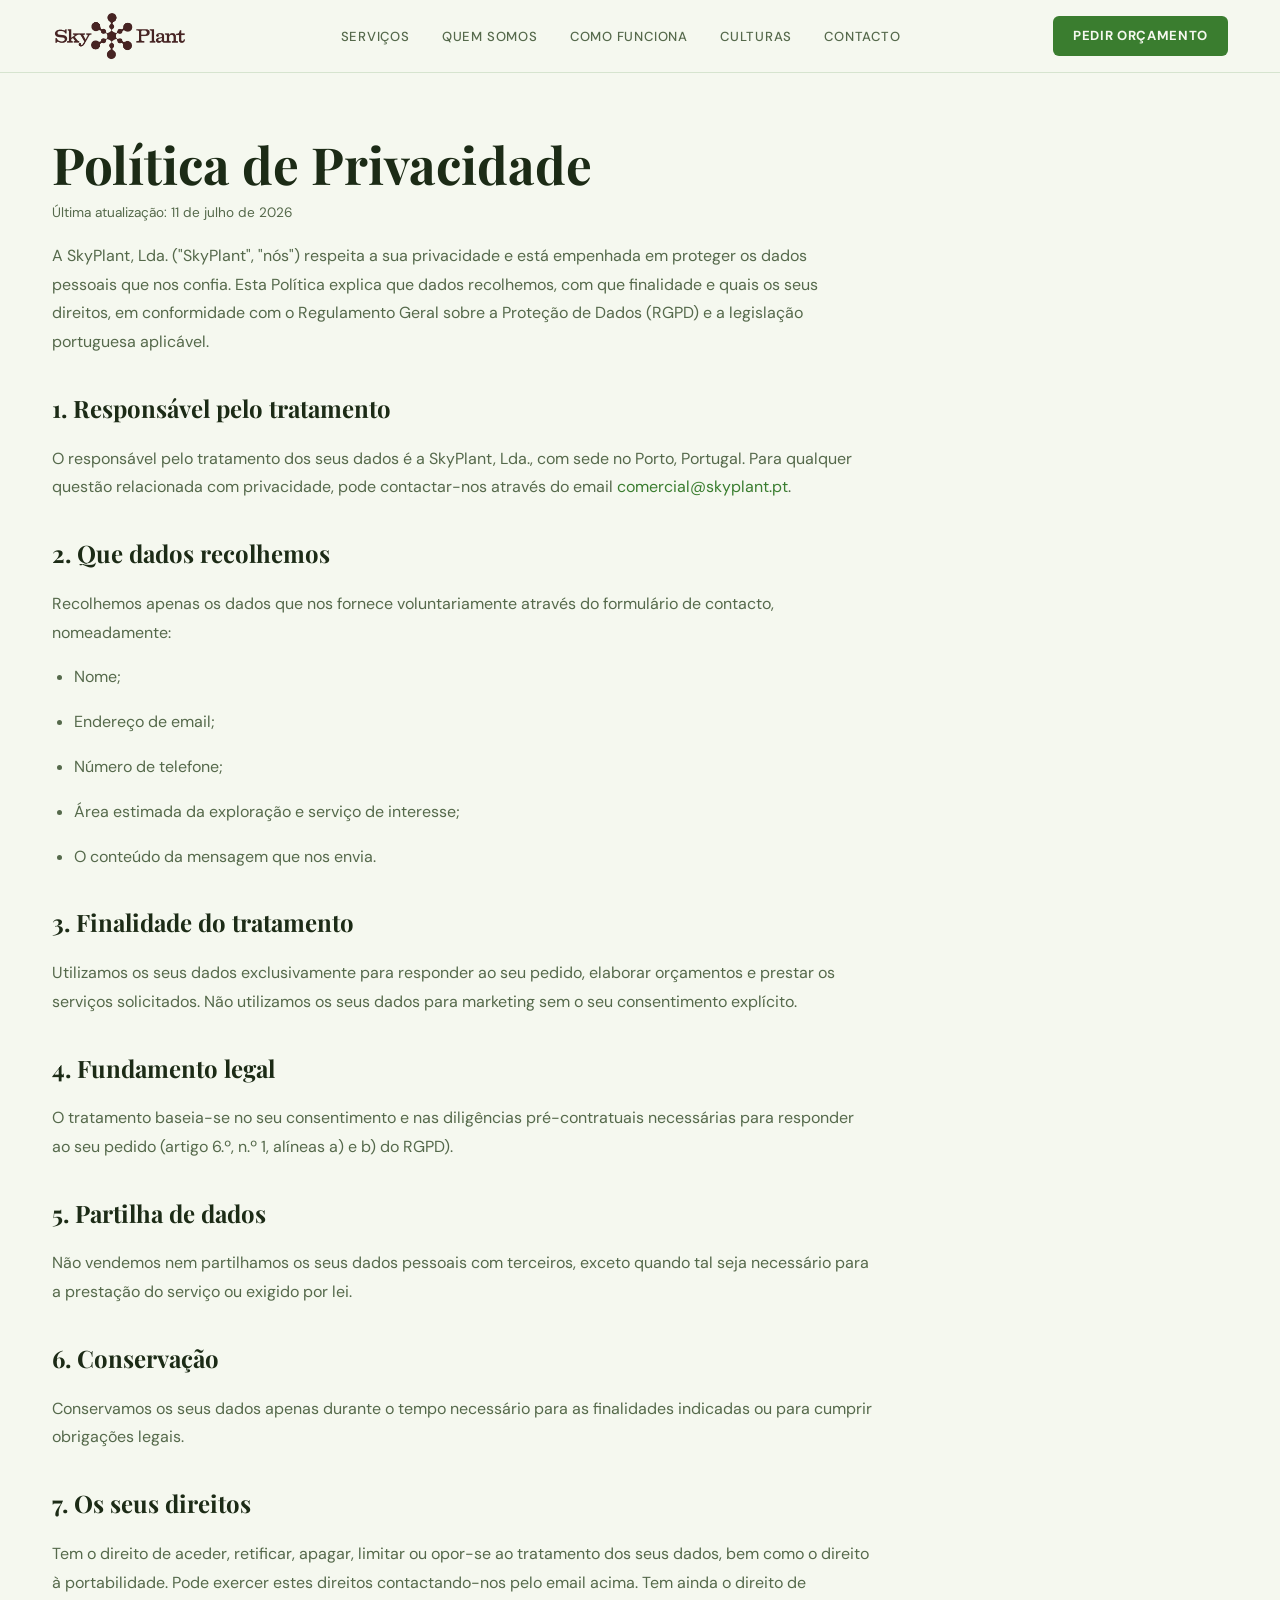
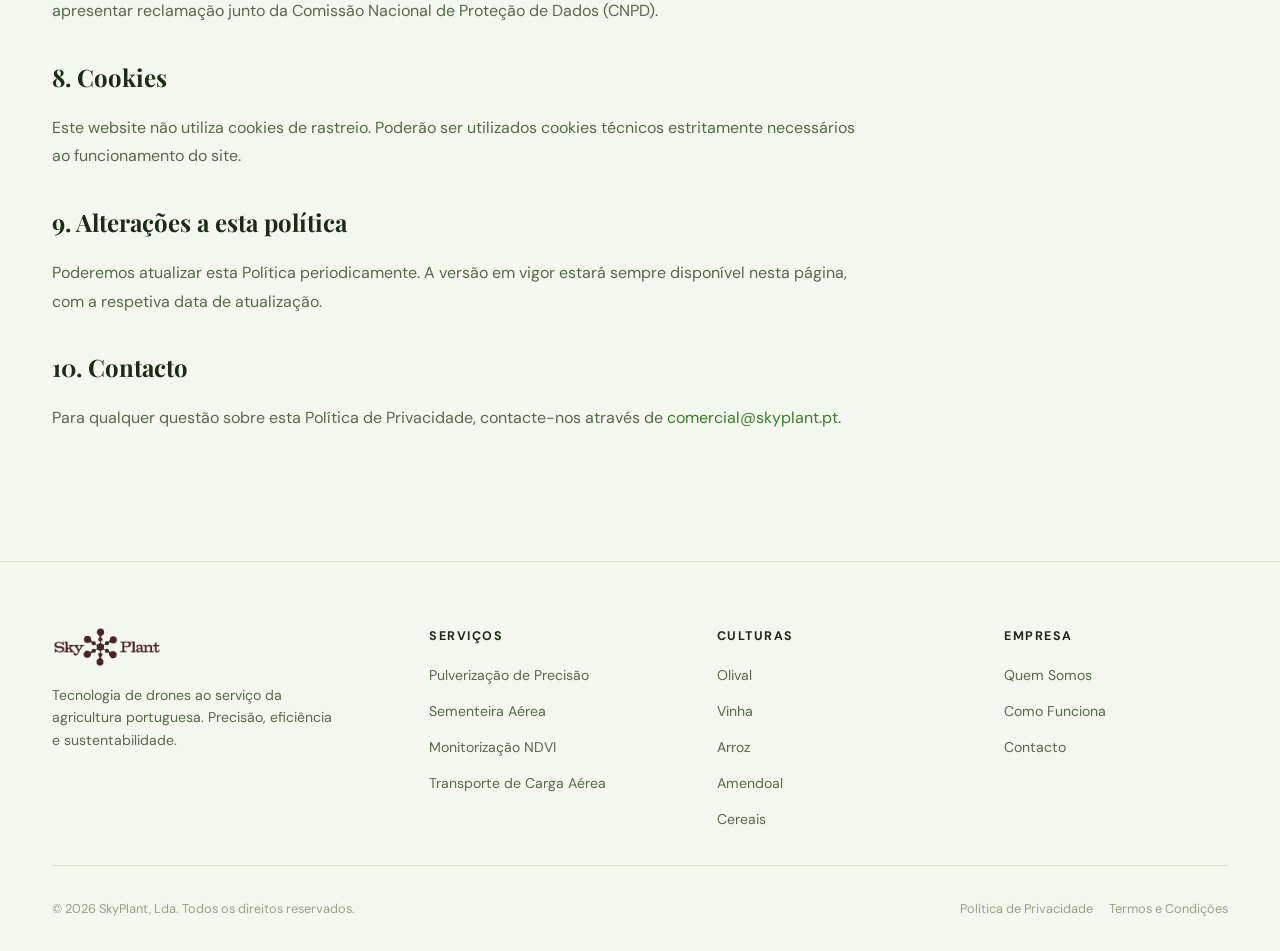
<file: politica-de-privacidade.html>
<!DOCTYPE html>
<html lang="pt-PT">
<head>
  <meta charset="UTF-8">
  <meta name="viewport" content="width=device-width, initial-scale=1.0">

  <title>Política de Privacidade — SkyPlant</title>
  <meta name="description" content="Política de Privacidade da SkyPlant — como recolhemos, utilizamos e protegemos os seus dados pessoais, em conformidade com o RGPD.">
  <meta name="robots" content="index, follow">
  <meta name="theme-color" content="#3a7d2f">
  <link rel="canonical" href="https://skyplant.pt/politica-de-privacidade.html">

  <link rel="icon" type="image/png" href="assets/icon.png">
  <link rel="apple-touch-icon" href="assets/icon.png">
  <link rel="preconnect" href="https://fonts.googleapis.com">
  <link rel="preconnect" href="https://fonts.gstatic.com" crossorigin>
  <link href="https://fonts.googleapis.com/css2?family=DM+Sans:ital,opsz,wght@0,9..40,400;0,9..40,500;0,9..40,600;0,9..40,700;1,9..40,400&family=Playfair+Display:ital,wght@0,700;0,800;1,700&display=swap" rel="stylesheet">
  <link rel="stylesheet" href="css/style.css">
</head>
<body class="legal-page">

  <!-- NAVIGATION (links point back to the homepage sections) -->
  <nav class="nav" aria-label="Navegação principal">
    <div class="container">
      <div class="nav__inner">
        <a href="index.html" class="nav__logo" aria-label="SkyPlant — Página inicial">
          <img src="assets/logo.png" alt="SkyPlant" class="logo-img">
        </a>

        <ul class="nav__links" role="list">
          <li><a href="index.html#servicos">Serviços</a></li>
          <li><a href="index.html#quem-somos">Quem Somos</a></li>
          <li><a href="index.html#como-funciona">Como Funciona</a></li>
          <li><a href="index.html#culturas">Culturas</a></li>
          <li><a href="index.html#contacto">Contacto</a></li>
        </ul>

        <a href="index.html#contacto" class="btn-nav nav__cta">Pedir Orçamento</a>

        <button class="nav__hamburger" aria-label="Abrir menu" aria-expanded="false">
          <span></span><span></span><span></span>
        </button>
      </div>
    </div>

    <nav class="nav__drawer" aria-label="Menu móvel">
      <a href="index.html#servicos">Serviços</a>
      <a href="index.html#quem-somos">Quem Somos</a>
      <a href="index.html#como-funciona">Como Funciona</a>
      <a href="index.html#culturas">Culturas</a>
      <a href="index.html#contacto">Contacto</a>
      <a href="index.html#contacto" style="color:var(--clr-accent); font-weight:700;">Pedir Orçamento →</a>
    </nav>
  </nav>


  <!-- CONTENT -->
  <main class="legal">
    <div class="container">
      <div class="legal__inner">
        <h1>Política de Privacidade</h1>
        <p class="legal__updated">Última atualização: 11 de julho de 2026</p>

        <p>A SkyPlant, Lda. ("SkyPlant", "nós") respeita a sua privacidade e está empenhada em proteger os dados pessoais que nos confia. Esta Política explica que dados recolhemos, com que finalidade e quais os seus direitos, em conformidade com o Regulamento Geral sobre a Proteção de Dados (RGPD) e a legislação portuguesa aplicável.</p>

        <h2>1. Responsável pelo tratamento</h2>
        <p>O responsável pelo tratamento dos seus dados é a SkyPlant, Lda., com sede no Porto, Portugal. Para qualquer questão relacionada com privacidade, pode contactar-nos através do email <a href="mailto:comercial@skyplant.pt">comercial@skyplant.pt</a>.</p>

        <h2>2. Que dados recolhemos</h2>
        <p>Recolhemos apenas os dados que nos fornece voluntariamente através do formulário de contacto, nomeadamente:</p>
        <ul>
          <li>Nome;</li>
          <li>Endereço de email;</li>
          <li>Número de telefone;</li>
          <li>Área estimada da exploração e serviço de interesse;</li>
          <li>O conteúdo da mensagem que nos envia.</li>
        </ul>

        <h2>3. Finalidade do tratamento</h2>
        <p>Utilizamos os seus dados exclusivamente para responder ao seu pedido, elaborar orçamentos e prestar os serviços solicitados. Não utilizamos os seus dados para marketing sem o seu consentimento explícito.</p>

        <h2>4. Fundamento legal</h2>
        <p>O tratamento baseia-se no seu consentimento e nas diligências pré-contratuais necessárias para responder ao seu pedido (artigo 6.º, n.º 1, alíneas a) e b) do RGPD).</p>

        <h2>5. Partilha de dados</h2>
        <p>Não vendemos nem partilhamos os seus dados pessoais com terceiros, exceto quando tal seja necessário para a prestação do serviço ou exigido por lei.</p>

        <h2>6. Conservação</h2>
        <p>Conservamos os seus dados apenas durante o tempo necessário para as finalidades indicadas ou para cumprir obrigações legais.</p>

        <h2>7. Os seus direitos</h2>
        <p>Tem o direito de aceder, retificar, apagar, limitar ou opor-se ao tratamento dos seus dados, bem como o direito à portabilidade. Pode exercer estes direitos contactando-nos pelo email acima. Tem ainda o direito de apresentar reclamação junto da Comissão Nacional de Proteção de Dados (CNPD).</p>

        <h2>8. Cookies</h2>
        <p>Este website não utiliza cookies de rastreio. Poderão ser utilizados cookies técnicos estritamente necessários ao funcionamento do site.</p>

        <h2>9. Alterações a esta política</h2>
        <p>Poderemos atualizar esta Política periodicamente. A versão em vigor estará sempre disponível nesta página, com a respetiva data de atualização.</p>

        <h2>10. Contacto</h2>
        <p>Para qualquer questão sobre esta Política de Privacidade, contacte-nos através de <a href="mailto:comercial@skyplant.pt">comercial@skyplant.pt</a>.</p>
      </div>
    </div>
  </main>


  <!-- FOOTER -->
  <footer class="footer" aria-label="Rodapé">
    <div class="container">
      <div class="footer__main">
        <div class="footer__brand">
          <a href="index.html" class="footer__logo" aria-label="SkyPlant — Início">
            <img src="assets/logo.png" alt="SkyPlant" class="logo-img">
          </a>
          <p class="footer__tagline">Tecnologia de drones ao serviço da agricultura portuguesa. Precisão, eficiência e sustentabilidade.</p>
        </div>

        <div class="footer__col">
          <h4>Serviços</h4>
          <ul>
            <li><a href="index.html#servicos">Pulverização de Precisão</a></li>
            <li><a href="index.html#servicos">Sementeira Aérea</a></li>
            <li><a href="index.html#servicos">Monitorização NDVI</a></li>
            <li><a href="index.html#servicos">Transporte de Carga Aérea</a></li>
          </ul>
        </div>

        <div class="footer__col">
          <h4>Culturas</h4>
          <ul>
            <li><a href="index.html#culturas">Olival</a></li>
            <li><a href="index.html#culturas">Vinha</a></li>
            <li><a href="index.html#culturas">Arroz</a></li>
            <li><a href="index.html#culturas">Amendoal</a></li>
            <li><a href="index.html#culturas">Cereais</a></li>
          </ul>
        </div>

        <div class="footer__col">
          <h4>Empresa</h4>
          <ul>
            <li><a href="index.html#quem-somos">Quem Somos</a></li>
            <li><a href="index.html#como-funciona">Como Funciona</a></li>
            <li><a href="index.html#contacto">Contacto</a></li>
          </ul>
        </div>
      </div>

      <div class="footer__bottom">
        <p class="footer__copy">© 2026 SkyPlant, Lda. Todos os direitos reservados.</p>
        <nav class="footer__legal" aria-label="Links legais">
          <a href="politica-de-privacidade.html">Política de Privacidade</a>
          <a href="termos-e-condicoes.html">Termos e Condições</a>
        </nav>
      </div>
    </div>
  </footer>

  <script src="js/main.js"></script>
</body>
</html>
</file>
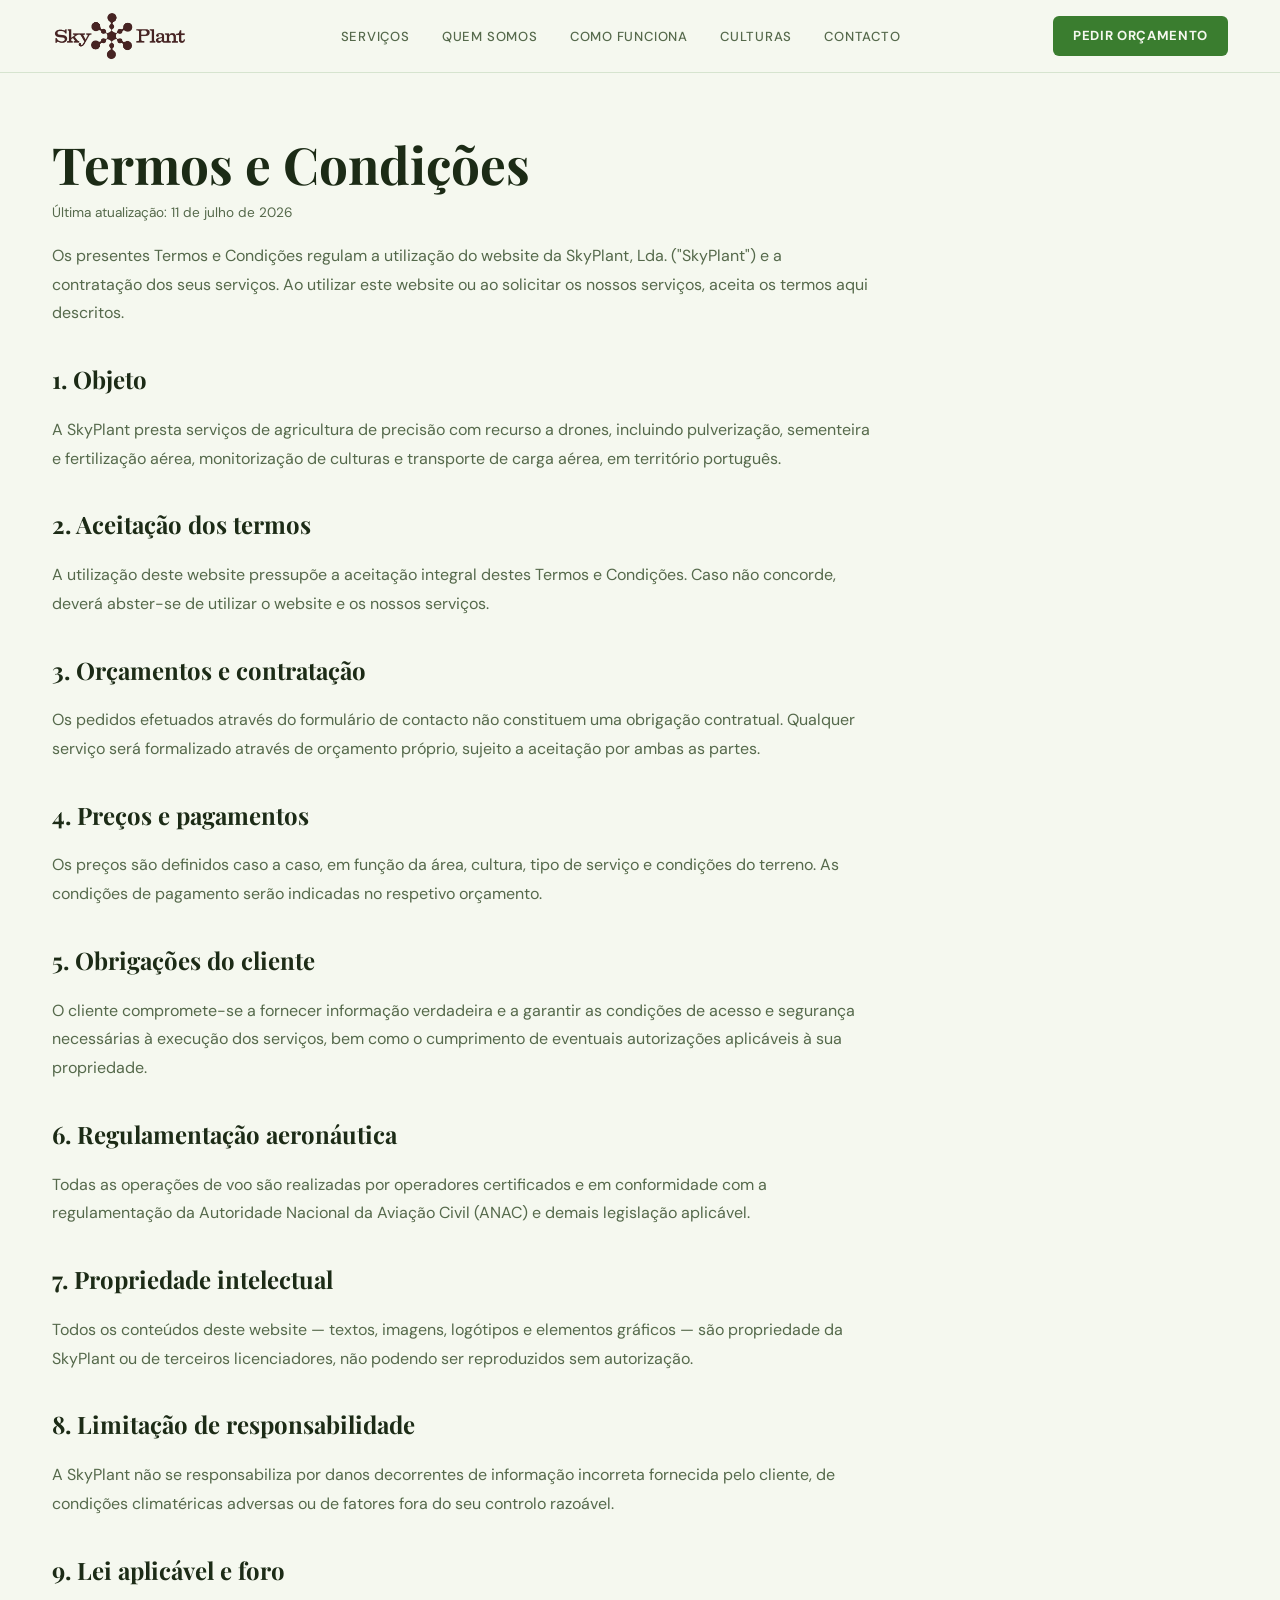
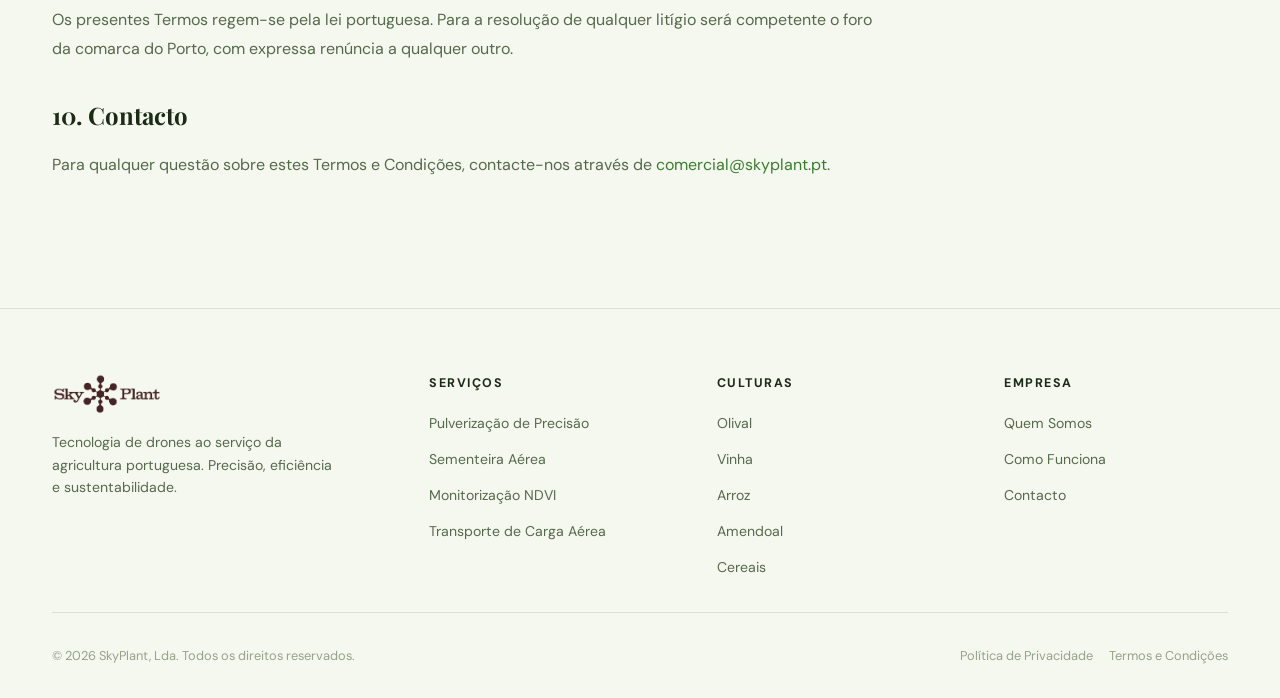
<file: termos-e-condicoes.html>
<!DOCTYPE html>
<html lang="pt-PT">
<head>
  <meta charset="UTF-8">
  <meta name="viewport" content="width=device-width, initial-scale=1.0">

  <title>Termos e Condições — SkyPlant</title>
  <meta name="description" content="Termos e Condições de utilização do website e dos serviços da SkyPlant — agricultura de precisão com drones em Portugal.">
  <meta name="robots" content="index, follow">
  <meta name="theme-color" content="#3a7d2f">
  <link rel="canonical" href="https://skyplant.pt/termos-e-condicoes.html">

  <link rel="icon" type="image/png" href="assets/icon.png">
  <link rel="apple-touch-icon" href="assets/icon.png">
  <link rel="preconnect" href="https://fonts.googleapis.com">
  <link rel="preconnect" href="https://fonts.gstatic.com" crossorigin>
  <link href="https://fonts.googleapis.com/css2?family=DM+Sans:ital,opsz,wght@0,9..40,400;0,9..40,500;0,9..40,600;0,9..40,700;1,9..40,400&family=Playfair+Display:ital,wght@0,700;0,800;1,700&display=swap" rel="stylesheet">
  <link rel="stylesheet" href="css/style.css">
</head>
<body class="legal-page">

  <!-- NAVIGATION (links point back to the homepage sections) -->
  <nav class="nav" aria-label="Navegação principal">
    <div class="container">
      <div class="nav__inner">
        <a href="index.html" class="nav__logo" aria-label="SkyPlant — Página inicial">
          <img src="assets/logo.png" alt="SkyPlant" class="logo-img">
        </a>

        <ul class="nav__links" role="list">
          <li><a href="index.html#servicos">Serviços</a></li>
          <li><a href="index.html#quem-somos">Quem Somos</a></li>
          <li><a href="index.html#como-funciona">Como Funciona</a></li>
          <li><a href="index.html#culturas">Culturas</a></li>
          <li><a href="index.html#contacto">Contacto</a></li>
        </ul>

        <a href="index.html#contacto" class="btn-nav nav__cta">Pedir Orçamento</a>

        <button class="nav__hamburger" aria-label="Abrir menu" aria-expanded="false">
          <span></span><span></span><span></span>
        </button>
      </div>
    </div>

    <nav class="nav__drawer" aria-label="Menu móvel">
      <a href="index.html#servicos">Serviços</a>
      <a href="index.html#quem-somos">Quem Somos</a>
      <a href="index.html#como-funciona">Como Funciona</a>
      <a href="index.html#culturas">Culturas</a>
      <a href="index.html#contacto">Contacto</a>
      <a href="index.html#contacto" style="color:var(--clr-accent); font-weight:700;">Pedir Orçamento →</a>
    </nav>
  </nav>


  <!-- CONTENT -->
  <main class="legal">
    <div class="container">
      <div class="legal__inner">
        <h1>Termos e Condições</h1>
        <p class="legal__updated">Última atualização: 11 de julho de 2026</p>

        <p>Os presentes Termos e Condições regulam a utilização do website da SkyPlant, Lda. ("SkyPlant") e a contratação dos seus serviços. Ao utilizar este website ou ao solicitar os nossos serviços, aceita os termos aqui descritos.</p>

        <h2>1. Objeto</h2>
        <p>A SkyPlant presta serviços de agricultura de precisão com recurso a drones, incluindo pulverização, sementeira e fertilização aérea, monitorização de culturas e transporte de carga aérea, em território português.</p>

        <h2>2. Aceitação dos termos</h2>
        <p>A utilização deste website pressupõe a aceitação integral destes Termos e Condições. Caso não concorde, deverá abster-se de utilizar o website e os nossos serviços.</p>

        <h2>3. Orçamentos e contratação</h2>
        <p>Os pedidos efetuados através do formulário de contacto não constituem uma obrigação contratual. Qualquer serviço será formalizado através de orçamento próprio, sujeito a aceitação por ambas as partes.</p>

        <h2>4. Preços e pagamentos</h2>
        <p>Os preços são definidos caso a caso, em função da área, cultura, tipo de serviço e condições do terreno. As condições de pagamento serão indicadas no respetivo orçamento.</p>

        <h2>5. Obrigações do cliente</h2>
        <p>O cliente compromete-se a fornecer informação verdadeira e a garantir as condições de acesso e segurança necessárias à execução dos serviços, bem como o cumprimento de eventuais autorizações aplicáveis à sua propriedade.</p>

        <h2>6. Regulamentação aeronáutica</h2>
        <p>Todas as operações de voo são realizadas por operadores certificados e em conformidade com a regulamentação da Autoridade Nacional da Aviação Civil (ANAC) e demais legislação aplicável.</p>

        <h2>7. Propriedade intelectual</h2>
        <p>Todos os conteúdos deste website — textos, imagens, logótipos e elementos gráficos — são propriedade da SkyPlant ou de terceiros licenciadores, não podendo ser reproduzidos sem autorização.</p>

        <h2>8. Limitação de responsabilidade</h2>
        <p>A SkyPlant não se responsabiliza por danos decorrentes de informação incorreta fornecida pelo cliente, de condições climatéricas adversas ou de fatores fora do seu controlo razoável.</p>

        <h2>9. Lei aplicável e foro</h2>
        <p>Os presentes Termos regem-se pela lei portuguesa. Para a resolução de qualquer litígio será competente o foro da comarca do Porto, com expressa renúncia a qualquer outro.</p>

        <h2>10. Contacto</h2>
        <p>Para qualquer questão sobre estes Termos e Condições, contacte-nos através de <a href="mailto:comercial@skyplant.pt">comercial@skyplant.pt</a>.</p>
      </div>
    </div>
  </main>


  <!-- FOOTER -->
  <footer class="footer" aria-label="Rodapé">
    <div class="container">
      <div class="footer__main">
        <div class="footer__brand">
          <a href="index.html" class="footer__logo" aria-label="SkyPlant — Início">
            <img src="assets/logo.png" alt="SkyPlant" class="logo-img">
          </a>
          <p class="footer__tagline">Tecnologia de drones ao serviço da agricultura portuguesa. Precisão, eficiência e sustentabilidade.</p>
        </div>

        <div class="footer__col">
          <h4>Serviços</h4>
          <ul>
            <li><a href="index.html#servicos">Pulverização de Precisão</a></li>
            <li><a href="index.html#servicos">Sementeira Aérea</a></li>
            <li><a href="index.html#servicos">Monitorização NDVI</a></li>
            <li><a href="index.html#servicos">Transporte de Carga Aérea</a></li>
          </ul>
        </div>

        <div class="footer__col">
          <h4>Culturas</h4>
          <ul>
            <li><a href="index.html#culturas">Olival</a></li>
            <li><a href="index.html#culturas">Vinha</a></li>
            <li><a href="index.html#culturas">Arroz</a></li>
            <li><a href="index.html#culturas">Amendoal</a></li>
            <li><a href="index.html#culturas">Cereais</a></li>
          </ul>
        </div>

        <div class="footer__col">
          <h4>Empresa</h4>
          <ul>
            <li><a href="index.html#quem-somos">Quem Somos</a></li>
            <li><a href="index.html#como-funciona">Como Funciona</a></li>
            <li><a href="index.html#contacto">Contacto</a></li>
          </ul>
        </div>
      </div>

      <div class="footer__bottom">
        <p class="footer__copy">© 2026 SkyPlant, Lda. Todos os direitos reservados.</p>
        <nav class="footer__legal" aria-label="Links legais">
          <a href="politica-de-privacidade.html">Política de Privacidade</a>
          <a href="termos-e-condicoes.html">Termos e Condições</a>
        </nav>
      </div>
    </div>
  </footer>

  <script src="js/main.js"></script>
</body>
</html>
</file>
<file: css/style.css>
/* ============================================================
   DRONE AGRO — Stylesheet
   ============================================================
   CUSTOMIZE COLORS: Edit the CSS variables below to change
   the entire site's color scheme from one place.
   ============================================================ */

/* ----------------------------------------------------------
   CSS VARIABLES — Edit these to change colors, fonts, spacing
   ---------------------------------------------------------- */
:root {
  /* Colors — LIGHT THEME
     (Swap this whole block back to the dark values to restore the night look.) */
  --clr-bg:         #f5f8ef;        /* Main background (soft warm off-white green) */
  --clr-bg-alt:     #eaf0df;        /* Slightly deeper section background */
  --clr-surface:    #ffffff;        /* Card / surface background */
  --clr-surface-2:  #f1f5e8;        /* Elevated surface / form inputs */
  --clr-accent:     #3a7d2f;        /* Primary accent — leaf green */
  --clr-accent-dim: #2c5f24;        /* Darker green — hover / dim */
  --clr-text:       #1c2b16;        /* Primary text — deep green-black */
  --clr-text-muted: #55694b;        /* Secondary / muted text */
  --clr-text-dim:   #93a487;        /* Very dim text */
  --clr-border:     rgba(58,125,47,0.16);  /* Subtle green border */
  --clr-border-mid: rgba(58,125,47,0.30);  /* Medium border */

  /* Typography */
  --font-display: 'Playfair Display', Georgia, serif;   /* Headlines */
  --font-body:    'DM Sans', -apple-system, sans-serif; /* Body text */

  /* Spacing scale */
  --space-xs:  0.5rem;
  --space-sm:  1rem;
  --space-md:  2rem;
  --space-lg:  4rem;
  --space-xl:  7rem;
  --space-2xl: 11rem;

  /* Layout */
  --max-width: 1240px;
  --radius:    6px;
  --radius-lg: 14px;

  /* Nav height */
  --nav-h: 72px;
}

/* ----------------------------------------------------------
   RESET & BASE
   ---------------------------------------------------------- */
*, *::before, *::after { box-sizing: border-box; margin: 0; padding: 0; }

html {
  scroll-behavior: smooth;
  font-size: 16px;
  -webkit-text-size-adjust: 100%;
}

body {
  font-family: var(--font-body);
  background: var(--clr-bg);
  color: var(--clr-text);
  line-height: 1.65;
  overflow-x: hidden;
}

img {
  display: block;
  max-width: 100%;
  height: auto;
}

a {
  color: inherit;
  text-decoration: none;
}

ul, ol { list-style: none; }

button, input, textarea, select {
  font: inherit;
  border: none;
  outline: none;
  background: none;
}

/* ----------------------------------------------------------
   TYPOGRAPHY HELPERS
   ---------------------------------------------------------- */
.eyebrow {
  font-family: var(--font-body);
  font-size: 0.72rem;
  font-weight: 600;
  letter-spacing: 0.18em;
  text-transform: uppercase;
  color: var(--clr-accent);
}

.section-title {
  font-family: var(--font-display);
  font-size: clamp(2.2rem, 4.5vw, 3.4rem);
  font-weight: 700;
  line-height: 1.12;
  color: var(--clr-text);
}

.section-lead {
  font-size: 1.05rem;
  color: var(--clr-text-muted);
  max-width: 48ch;
  line-height: 1.75;
}

/* ----------------------------------------------------------
   LAYOUT HELPERS
   ---------------------------------------------------------- */
.container {
  width: 100%;
  max-width: var(--max-width);
  margin: 0 auto;
  padding: 0 var(--space-md);
}

.section-header {
  display: flex;
  flex-direction: column;
  gap: var(--space-sm);
  margin-bottom: var(--space-lg);
}

/* ----------------------------------------------------------
   SCROLL REVEAL ANIMATIONS
   ---------------------------------------------------------- */
.reveal {
  opacity: 0;
  transform: translateY(32px);
  transition: opacity 0.7s ease, transform 0.7s ease;
}

.reveal.visible {
  opacity: 1;
  transform: none;
}

.reveal-delay-1 { transition-delay: 0.1s; }
.reveal-delay-2 { transition-delay: 0.2s; }
.reveal-delay-3 { transition-delay: 0.3s; }
.reveal-delay-4 { transition-delay: 0.4s; }
.reveal-delay-5 { transition-delay: 0.5s; }
.reveal-delay-6 { transition-delay: 0.6s; }

/* ----------------------------------------------------------
   NAVIGATION
   ---------------------------------------------------------- */
.nav {
  position: fixed;
  top: 0;
  left: 0;
  right: 0;
  z-index: 900;
  height: var(--nav-h);
  display: flex;
  align-items: center;
  transition: background 0.35s ease, box-shadow 0.35s ease, backdrop-filter 0.35s ease;
}

.nav.scrolled {
  background: rgba(245, 248, 239, 0.9);
  backdrop-filter: blur(12px);
  -webkit-backdrop-filter: blur(12px);
  box-shadow: 0 1px 0 var(--clr-border), 0 6px 24px rgba(20, 40, 15, 0.06);
}

.nav__inner {
  display: flex;
  align-items: center;
  justify-content: space-between;
  width: 100%;
}

/* Logo */
.nav__logo {
  display: flex;
  align-items: center;
  gap: 0.6rem;
  font-family: var(--font-display);
  font-size: 1.3rem;
  font-weight: 700;
  letter-spacing: 0.01em;
  color: #fff;               /* light over the hero; flips dark when scrolled */
}

.nav__logo .logo-img {
  height: 52px;
  width: auto;
  flex-shrink: 0;
  display: block;
  filter: brightness(0) invert(1);   /* dark wordmark → white over the hero */
}

/* Once scrolled onto the light page, the nav bar flips to dark ink */
.nav.scrolled .nav__logo { color: var(--clr-text); }
.nav.scrolled .nav__logo .logo-img { filter: none; }   /* back to the natural dark wordmark */
.nav.scrolled .nav__links a { color: var(--clr-text-muted); }
.nav.scrolled .nav__links a:hover { color: var(--clr-text); }
.nav.scrolled .nav__hamburger span { background: var(--clr-text); }

/* Nav links */
.nav__links {
  display: flex;
  align-items: center;
  gap: var(--space-md);
}

.nav__links a {
  font-size: 0.82rem;
  font-weight: 500;
  letter-spacing: 0.06em;
  text-transform: uppercase;
  color: rgba(255, 255, 255, 0.85);   /* light over the hero */
  transition: color 0.2s;
}

.nav__links a:hover { color: #fff; }

/* Nav CTA */
.btn-nav {
  padding: 0.55rem 1.25rem;
  background: var(--clr-accent);
  color: var(--clr-bg);
  font-size: 0.82rem;
  font-weight: 700;
  letter-spacing: 0.05em;
  text-transform: uppercase;
  border-radius: var(--radius);
  transition: background 0.2s, transform 0.15s;
}

.btn-nav:hover {
  background: var(--clr-accent-dim);
  transform: translateY(-1px);
}

/* Hamburger */
.nav__hamburger {
  display: none;
  flex-direction: column;
  gap: 5px;
  cursor: pointer;
  padding: 6px;
}

.nav__hamburger span {
  display: block;
  width: 24px;
  height: 2px;
  background: #fff;
  border-radius: 2px;
  transition: transform 0.3s, opacity 0.3s;
}

/* Mobile drawer */
.nav__drawer {
  display: none;
  position: fixed;
  top: var(--nav-h);
  left: 0;
  right: 0;
  background: rgba(245, 248, 239, 0.98);
  backdrop-filter: blur(12px);
  padding: var(--space-md);
  flex-direction: column;
  gap: var(--space-sm);
  border-bottom: 1px solid var(--clr-border);
  z-index: 800;
  transform: translateY(-100%);
  opacity: 0;
  pointer-events: none;   /* closed drawer must not swallow taps on the navbar */
  transition: transform 0.3s ease, opacity 0.3s ease;
}

.nav__drawer.open {
  transform: translateY(0);
  opacity: 1;
  pointer-events: auto;
}

.nav__drawer a {
  font-size: 1.05rem;
  font-weight: 500;
  color: var(--clr-text-muted);
  padding: 0.6rem 0;
  border-bottom: 1px solid var(--clr-border);
  transition: color 0.2s;
}

.nav__drawer a:hover { color: var(--clr-accent); }

/* ----------------------------------------------------------
   HERO
   ---------------------------------------------------------- */
.hero {
  position: relative;
  min-height: 100vh;
  display: flex;
  flex-direction: column;
  justify-content: center;
  overflow: hidden;
}

/* REPLACE IMAGE: Change the URL below to your hero background photo.
   Recommended: a drone aerial shot of Portuguese farmland.
   Use a high-resolution image (min 1920×1080). */
.hero__bg {
  position: absolute;
  inset: 0;
  background-image: url('../assets/hero-vineyard.jpg');
  background-size: cover;
  background-position: center 40%;
}

.hero__overlay {
  position: absolute;
  inset: 0;
  background: linear-gradient(
    100deg,
    rgba(16,30,13,0.84) 0%,
    rgba(16,30,13,0.52) 42%,
    rgba(16,30,13,0.14) 100%
  );
}

/* Grain texture overlay for atmosphere */
.hero__grain {
  position: absolute;
  inset: 0;
  opacity: 0.04;
  background-image: url("data:image/svg+xml,%3Csvg viewBox='0 0 256 256' xmlns='http://www.w3.org/2000/svg'%3E%3Cfilter id='noise'%3E%3CfeTurbulence type='fractalNoise' baseFrequency='0.9' numOctaves='4' stitchTiles='stitch'/%3E%3C/filter%3E%3Crect width='100%25' height='100%25' filter='url(%23noise)'/%3E%3C/svg%3E");
  pointer-events: none;
}

.hero__content {
  position: relative;
  z-index: 2;
  padding: calc(var(--nav-h) + var(--space-xl)) 0 var(--space-xl);
}

.hero__eyebrow {
  display: flex;
  align-items: center;
  gap: 0.75rem;
  margin-bottom: 1.5rem;
}

.hero__eyebrow::before {
  content: '';
  display: block;
  width: 28px;
  height: 2px;
  background: #a7e06f;
}

/* Hero eyebrow text sits over the dark photo — use the bright leaf-green */
.hero__eyebrow .eyebrow { color: #a7e06f; }

.hero__title {
  font-family: var(--font-display);
  font-size: clamp(3rem, 7.5vw, 6.2rem);
  font-weight: 700;
  line-height: 1.05;
  letter-spacing: -0.02em;
  color: #fff;
  margin-bottom: var(--space-md);
  max-width: 14ch;
  text-shadow: 0 2px 24px rgba(10, 20, 8, 0.35);
}

.hero__title em {
  font-style: italic;
  color: #a7e06f;
}

.hero__sub {
  font-size: clamp(1rem, 2vw, 1.2rem);
  color: rgba(255, 255, 255, 0.88);
  max-width: 44ch;
  margin-bottom: var(--space-md);
  line-height: 1.7;
}

.hero__actions {
  display: flex;
  align-items: center;
  gap: var(--space-sm);
  flex-wrap: wrap;
}

/* Buttons */
.btn-primary {
  display: inline-flex;
  align-items: center;
  gap: 0.5rem;
  padding: 0.9rem 2rem;
  background: var(--clr-accent);
  color: var(--clr-bg);
  font-size: 0.9rem;
  font-weight: 700;
  letter-spacing: 0.05em;
  text-transform: uppercase;
  border-radius: var(--radius);
  transition: background 0.2s, transform 0.15s, box-shadow 0.2s;
  cursor: pointer;
}

.btn-primary:hover {
  background: var(--clr-accent-dim);
  transform: translateY(-2px);
  box-shadow: 0 10px 26px rgba(58,125,47,0.28);
}

.btn-secondary {
  display: inline-flex;
  align-items: center;
  gap: 0.5rem;
  padding: 0.9rem 2rem;
  border: 1.5px solid var(--clr-border-mid);
  color: var(--clr-text);
  font-size: 0.9rem;
  font-weight: 600;
  letter-spacing: 0.04em;
  border-radius: var(--radius);
  transition: border-color 0.2s, color 0.2s, transform 0.15s;
  cursor: pointer;
}

.btn-secondary:hover {
  border-color: var(--clr-accent);
  color: var(--clr-accent);
  transform: translateY(-2px);
}

/* Hero's outline button sits over the dark photo — keep it light */
.hero__actions .btn-secondary {
  color: #fff;
  border-color: rgba(255, 255, 255, 0.45);
}

.hero__actions .btn-secondary:hover {
  color: #fff;
  border-color: #fff;
}

/* Hero ticker / stats bar */
.hero__ticker {
  position: absolute;
  bottom: 0;
  left: 0;
  right: 0;
  z-index: 2;
  background: rgba(245,248,239,0.92);
  backdrop-filter: blur(8px);
  border-top: 1px solid var(--clr-border);
  padding: 1.1rem 0;
}

.hero__ticker-inner {
  display: flex;
  align-items: center;
  justify-content: center;
  gap: var(--space-lg);
  flex-wrap: wrap;
}

.hero__stat {
  display: flex;
  flex-direction: column;
  align-items: center;
  gap: 0.2rem;
}

.hero__stat-num {
  font-family: var(--font-display);
  font-size: 1.6rem;
  font-weight: 700;
  color: var(--clr-accent);
  line-height: 1;
}

.hero__stat-label {
  font-size: 0.72rem;
  font-weight: 500;
  letter-spacing: 0.1em;
  text-transform: uppercase;
  color: var(--clr-text-muted);
}

.hero__ticker-divider {
  width: 1px;
  height: 36px;
  background: var(--clr-border-mid);
}

/* ----------------------------------------------------------
   SERVICES
   ---------------------------------------------------------- */
.services {
  padding: var(--space-xl) 0;
  background: var(--clr-bg-alt);
}

.services__grid {
  display: grid;
  grid-template-columns: repeat(4, 1fr);
  gap: var(--space-sm);
}

.service-card {
  background: var(--clr-surface);
  border: 1px solid var(--clr-border);
  border-radius: var(--radius-lg);
  padding: var(--space-md) var(--space-md) calc(var(--space-md) * 1.3);
  display: flex;
  flex-direction: column;
  gap: var(--space-sm);
  transition: border-color 0.3s, transform 0.3s, box-shadow 0.3s;
  cursor: pointer;
}

.service-card:focus-visible {
  outline: 2px solid var(--clr-accent);
  outline-offset: 3px;
}

.service-card:hover {
  border-color: var(--clr-border-mid);
  transform: translateY(-4px);
  box-shadow: 0 20px 48px rgba(20,40,15,0.10), 0 0 0 1px var(--clr-border-mid);
}

.service-card__icon {
  width: 48px;
  height: 48px;
  background: rgba(58,125,47,0.08);
  border: 1px solid var(--clr-border-mid);
  border-radius: 10px;
  display: flex;
  align-items: center;
  justify-content: center;
  margin-bottom: 0.5rem;
}

.service-card__icon svg {
  width: 26px;
  height: 26px;
}

/* REPLACE IMAGE inside each service card: change the src attribute
   of the <img> tag inside each .service-card__image */
.service-card__image {
  position: relative;
  width: 100%;
  aspect-ratio: 16/9;
  border-radius: var(--radius);
  overflow: hidden;
  margin-top: auto;
}

/* "gallery" badge — signals the card opens a portfolio of images */
.service-card__image::after {
  content: '';
  position: absolute;
  top: 10px;
  right: 10px;
  width: 34px;
  height: 34px;
  border-radius: 9px;
  background: rgba(8, 15, 9, 0.55) url("data:image/svg+xml,%3Csvg xmlns='http://www.w3.org/2000/svg' viewBox='0 0 24 24' fill='none' stroke='%23ffffff' stroke-width='2' stroke-linecap='round' stroke-linejoin='round'%3E%3Crect x='3' y='3' width='13' height='13' rx='2'/%3E%3Cpath d='M8 21h11a2 2 0 0 0 2-2V8'/%3E%3C/svg%3E") center / 18px no-repeat;
  -webkit-backdrop-filter: blur(2px);
  backdrop-filter: blur(2px);
  opacity: 0.92;
  transition: transform 0.3s ease;
}

.service-card:hover .service-card__image::after { transform: scale(1.1); }

.service-card__image img {
  width: 100%;
  height: 100%;
  object-fit: cover;
  transition: transform 0.5s ease;
}

.service-card:hover .service-card__image img {
  transform: scale(1.04);
}

/* Fallback shown when a card's photo is missing (empty folder / not yet added).
   JS adds .is-empty after exhausting the image-load attempts. */
.service-card__image.is-empty {
  display: flex;
  align-items: center;
  justify-content: center;
  background: var(--clr-surface-2, #eef3e6);
  border: 1px dashed var(--clr-border);
}

.service-card__image.is-empty::after {
  content: "Imagem em breve";
  color: var(--clr-text-dim);
  font-size: 0.85rem;
  font-weight: 500;
  letter-spacing: 0.01em;
}

.service-card__title {
  font-family: var(--font-display);
  font-size: 1.35rem;
  font-weight: 700;
  color: var(--clr-text);
  line-height: 1.2;
}

.service-card__desc {
  font-size: 0.92rem;
  color: var(--clr-text-muted);
  line-height: 1.7;
}

.service-card__link {
  display: inline-flex;
  align-items: center;
  gap: 0.4rem;
  font-size: 0.82rem;
  font-weight: 600;
  letter-spacing: 0.06em;
  text-transform: uppercase;
  color: var(--clr-accent);
  transition: gap 0.2s;
}

.service-card__link:hover { gap: 0.7rem; }

/* ----------------------------------------------------------
   STATS / WHY US
   ---------------------------------------------------------- */
.stats {
  padding: var(--space-xl) 0;
  background: var(--clr-bg);
  position: relative;
  overflow: hidden;
}

.stats::before {
  content: '';
  position: absolute;
  top: 50%;
  left: 50%;
  transform: translate(-50%, -50%);
  width: 600px;
  height: 600px;
  background: radial-gradient(circle, rgba(58,125,47,0.07) 0%, transparent 70%);
  pointer-events: none;
}

.stats__layout {
  display: grid;
  grid-template-columns: 1fr 1fr;
  gap: var(--space-xl);
  align-items: center;
}

.stats__left .section-header { margin-bottom: var(--space-md); }

.stats__benefits {
  display: flex;
  flex-direction: column;
  gap: 1rem;
  margin-top: var(--space-md);
}

.stats__benefit {
  display: flex;
  align-items: flex-start;
  gap: 0.9rem;
}

.stats__benefit-icon {
  width: 20px;
  height: 20px;
  flex-shrink: 0;
  margin-top: 2px;
  color: var(--clr-accent);
}

.stats__benefit p {
  font-size: 0.95rem;
  color: var(--clr-text-muted);
  line-height: 1.6;
}

.stats__benefit strong { color: var(--clr-text); }

.stats__numbers {
  display: grid;
  grid-template-columns: 1fr 1fr;
  gap: 1px;
  background: var(--clr-border);
  border: 1px solid var(--clr-border);
  border-radius: var(--radius-lg);
  overflow: hidden;
}

.stat-box {
  background: var(--clr-surface);
  padding: var(--space-md);
  display: flex;
  flex-direction: column;
  gap: 0.4rem;
}

.stat-box__num {
  font-family: var(--font-display);
  font-size: clamp(2.4rem, 4vw, 3.5rem);
  font-weight: 700;
  color: var(--clr-accent);
  line-height: 1;
}

.stat-box__label {
  font-size: 0.85rem;
  color: var(--clr-text-muted);
  line-height: 1.4;
}

/* ----------------------------------------------------------
   HOW IT WORKS
   ---------------------------------------------------------- */
.how {
  padding: var(--space-xl) 0;
  background: var(--clr-bg-alt);
}

.how__steps {
  display: grid;
  grid-template-columns: 1fr auto 1fr auto 1fr;
  align-items: start;
  gap: 0;
  margin-top: var(--space-lg);
}

.how__step {
  display: flex;
  flex-direction: column;
  align-items: center;
  text-align: center;
  gap: var(--space-sm);
}

.how__step-num {
  font-family: var(--font-display);
  font-size: 4rem;
  font-weight: 700;
  color: var(--clr-border-mid);
  line-height: 1;
  margin-bottom: -0.5rem;
  transition: color 0.3s;
}

.how__step:hover .how__step-num { color: var(--clr-accent); }

.how__step-icon {
  width: 64px;
  height: 64px;
  background: var(--clr-surface);
  border: 1px solid var(--clr-border);
  border-radius: 50%;
  display: flex;
  align-items: center;
  justify-content: center;
  transition: border-color 0.3s, box-shadow 0.3s;
}

.how__step:hover .how__step-icon {
  border-color: var(--clr-border-mid);
  box-shadow: 0 0 20px rgba(58,125,47,0.14);
}

.how__step-icon svg { width: 28px; height: 28px; }

.how__step-title {
  font-family: var(--font-display);
  font-size: 1.15rem;
  font-weight: 700;
  color: var(--clr-text);
}

.how__step-desc {
  font-size: 0.88rem;
  color: var(--clr-text-muted);
  line-height: 1.65;
  max-width: 22ch;
}

.how__arrow {
  display: flex;
  align-items: center;
  justify-content: center;
  padding: 0 var(--space-sm);
  margin-top: 3.5rem;
  color: var(--clr-text-dim);
}

/* ----------------------------------------------------------
   CULTURES
   ---------------------------------------------------------- */
.cultures {
  padding: var(--space-xl) 0;
  background: var(--clr-bg);
}

.cultures__grid {
  display: grid;
  grid-template-columns: repeat(6, 1fr);
  gap: var(--space-sm);
}

.culture-card {
  position: relative;
  border-radius: var(--radius-lg);
  overflow: hidden;
  aspect-ratio: 3/4;
  cursor: default;
}

/* REPLACE IMAGE: Change the background-image URL in each .culture-card__bg
   to use your own photo for each crop type. */
.culture-card__bg {
  position: absolute;
  inset: 0;
  background-size: cover;
  background-position: center;
  transition: transform 0.5s ease;
}

.culture-card:hover .culture-card__bg { transform: scale(1.07); }

.culture-card__overlay {
  position: absolute;
  inset: 0;
  background: linear-gradient(0deg, rgba(16,30,13,0.88) 0%, transparent 60%);
  transition: background 0.3s;
}

.culture-card:hover .culture-card__overlay {
  background: linear-gradient(0deg, rgba(16,30,13,0.95) 0%, rgba(16,30,13,0.2) 60%);
}

.culture-card__content {
  position: absolute;
  bottom: 0;
  left: 0;
  right: 0;
  padding: 1.2rem;
  display: flex;
  flex-direction: column;
  gap: 0.3rem;
}

.culture-card__name {
  font-family: var(--font-display);
  font-size: 1.05rem;
  font-weight: 700;
  color: #fff;               /* sits over the photo */
}

.culture-card__sub {
  font-size: 0.76rem;
  color: rgba(255, 255, 255, 0.8);
  letter-spacing: 0.05em;
}

/* ----------------------------------------------------------
   GALLERY
   ---------------------------------------------------------- */
.gallery {
  padding: var(--space-xl) 0;
  background: var(--clr-bg-alt);
}

.gallery__grid {
  display: grid;
  grid-template-columns: repeat(3, 1fr);
  grid-template-rows: auto auto;
  gap: var(--space-xs);
}

.gallery__item {
  position: relative;
  overflow: hidden;
  border-radius: var(--radius);
}

/* REPLACE IMAGE: Change the src attribute of the <img> inside each
   .gallery__item to use your own portfolio/work photos. */
.gallery__item img {
  width: 100%;
  height: 100%;
  object-fit: cover;
  display: block;
  transition: transform 0.6s ease;
}

.gallery__item:hover img { transform: scale(1.05); }

.gallery__item--tall { grid-row: span 2; }

.gallery__item--wide { grid-column: span 2; }

.gallery__caption {
  position: absolute;
  bottom: 0;
  left: 0;
  right: 0;
  padding: 1rem 1.2rem;
  background: linear-gradient(0deg, rgba(16,30,13,0.9) 0%, transparent 100%);
  font-size: 0.8rem;
  font-weight: 500;
  color: #fff;
  opacity: 0;
  transform: translateY(6px);
  transition: opacity 0.3s, transform 0.3s;
}

.gallery__item:hover .gallery__caption {
  opacity: 1;
  transform: none;
}

/* ----------------------------------------------------------
   TESTIMONIALS
   ---------------------------------------------------------- */
.testimonials {
  padding: var(--space-xl) 0;
  background: var(--clr-bg);
}

.testimonials__grid {
  display: grid;
  grid-template-columns: repeat(3, 1fr);
  gap: var(--space-sm);
}

.testimonial-card {
  background: var(--clr-surface);
  border: 1px solid var(--clr-border);
  border-radius: var(--radius-lg);
  padding: var(--space-md);
  display: flex;
  flex-direction: column;
  gap: var(--space-sm);
  transition: border-color 0.3s;
}

.testimonial-card:hover { border-color: var(--clr-border-mid); }

.testimonial-card__stars {
  display: flex;
  gap: 3px;
  color: var(--clr-accent);
  font-size: 0.9rem;
}

.testimonial-card__quote {
  font-family: var(--font-display);
  font-size: 1.05rem;
  font-style: italic;
  color: var(--clr-text);
  line-height: 1.65;
  flex: 1;
}

.testimonial-card__footer {
  display: flex;
  align-items: center;
  gap: 0.8rem;
  padding-top: var(--space-sm);
  border-top: 1px solid var(--clr-border);
}

/* REPLACE IMAGE: Change the src of the <img> in .testimonial-card__avatar
   to use the actual customer photo. */
.testimonial-card__avatar {
  width: 42px;
  height: 42px;
  border-radius: 50%;
  overflow: hidden;
  flex-shrink: 0;
  background: var(--clr-surface-2);
}

.testimonial-card__avatar img {
  width: 100%;
  height: 100%;
  object-fit: cover;
}

.testimonial-card__name {
  font-size: 0.88rem;
  font-weight: 600;
  color: var(--clr-text);
}

.testimonial-card__role {
  font-size: 0.78rem;
  color: var(--clr-text-muted);
}

/* ----------------------------------------------------------
   CONTACT / CTA
   ---------------------------------------------------------- */
.contact {
  padding: var(--space-xl) 0;
  background: var(--clr-bg-alt);
  position: relative;
  overflow: hidden;
}

.contact::before {
  content: '';
  position: absolute;
  top: -100px;
  right: -100px;
  width: 500px;
  height: 500px;
  background: radial-gradient(circle, rgba(58,125,47,0.07) 0%, transparent 65%);
  pointer-events: none;
}

.contact__layout {
  display: grid;
  grid-template-columns: 1fr 1.1fr;
  gap: var(--space-xl);
  align-items: start;
}

.contact__info {
  display: flex;
  flex-direction: column;
  gap: var(--space-md);
}

.contact__info .section-lead { max-width: 38ch; }

.contact__details {
  display: flex;
  flex-direction: column;
  gap: 1rem;
}

.contact__detail {
  display: flex;
  align-items: center;
  gap: 0.8rem;
  font-size: 0.95rem;
  color: var(--clr-text-muted);
}

.contact__detail svg {
  width: 18px;
  height: 18px;
  color: var(--clr-accent);
  flex-shrink: 0;
}

.contact__detail a:hover { color: var(--clr-accent); }

/* Form */
.contact__form {
  background: var(--clr-surface);
  border: 1px solid var(--clr-border);
  border-radius: var(--radius-lg);
  padding: var(--space-md);
  display: flex;
  flex-direction: column;
  gap: 1rem;
}

.form-row {
  display: grid;
  grid-template-columns: 1fr 1fr;
  gap: 1rem;
}

.form-group {
  display: flex;
  flex-direction: column;
  gap: 0.4rem;
}

.form-group label {
  font-size: 0.78rem;
  font-weight: 600;
  letter-spacing: 0.08em;
  text-transform: uppercase;
  color: var(--clr-text-muted);
}

.form-group input,
.form-group textarea,
.form-group select {
  background: var(--clr-surface-2);
  border: 1px solid var(--clr-border);
  border-radius: var(--radius);
  padding: 0.75rem 1rem;
  color: var(--clr-text);
  font-size: 0.95rem;
  transition: border-color 0.2s;
}

.form-group input:focus,
.form-group textarea:focus,
.form-group select:focus {
  border-color: var(--clr-accent);
  box-shadow: 0 0 0 3px rgba(58,125,47,0.14);
}

.form-group input::placeholder,
.form-group textarea::placeholder { color: var(--clr-text-dim); }

.form-group textarea {
  resize: vertical;
  min-height: 110px;
}

.form-group select option { background: var(--clr-surface-2); }

.form-note {
  font-size: 0.78rem;
  color: var(--clr-text-dim);
}

/* Inline form status message (validation errors / mailto feedback) */
.form-status {
  font-size: 0.85rem;
  line-height: 1.55;
  padding: 0.7rem 0.9rem;
  border-radius: var(--radius);
  border: 1px solid transparent;
}

.form-status[hidden] { display: none; }

.form-status--error {
  color: #8a2f1e;
  background: rgba(200, 60, 30, 0.08);
  border-color: rgba(200, 60, 30, 0.28);
}

.form-status--info {
  color: var(--clr-accent-dim);
  background: rgba(58, 125, 47, 0.08);
  border-color: var(--clr-border-mid);
}

.form-status--info a {
  color: var(--clr-accent);
  font-weight: 600;
  text-decoration: underline;
}

/* ----------------------------------------------------------
   FOOTER
   ---------------------------------------------------------- */
.footer {
  background: var(--clr-bg);
  border-top: 1px solid var(--clr-border);
  padding: var(--space-lg) 0 var(--space-md);
}

.footer__main {
  display: grid;
  grid-template-columns: 1.4fr 1fr 1fr 1fr;
  gap: var(--space-lg);
  padding-bottom: var(--space-md);
  border-bottom: 1px solid var(--clr-border);
  margin-bottom: var(--space-md);
}

.footer__brand {
  display: flex;
  flex-direction: column;
  gap: var(--space-sm);
}

.footer__logo {
  display: flex;
  align-items: center;
  gap: 0.6rem;
  font-family: var(--font-display);
  font-size: 1.2rem;
  font-weight: 700;
  color: var(--clr-text);
}

.footer__logo .logo-img { height: 42px; width: auto; display: block; }

.footer__tagline {
  font-size: 0.88rem;
  color: var(--clr-text-muted);
  line-height: 1.6;
  max-width: 28ch;
}

.footer__social {
  display: flex;
  gap: 0.75rem;
  margin-top: 0.5rem;
}

.footer__social a {
  width: 34px;
  height: 34px;
  border: 1px solid var(--clr-border);
  border-radius: 6px;
  display: flex;
  align-items: center;
  justify-content: center;
  color: var(--clr-text-muted);
  transition: border-color 0.2s, color 0.2s;
}

.footer__social a:hover {
  border-color: var(--clr-accent);
  color: var(--clr-accent);
}

.footer__social svg { width: 16px; height: 16px; }

.footer__col h4 {
  font-size: 0.78rem;
  font-weight: 700;
  letter-spacing: 0.12em;
  text-transform: uppercase;
  color: var(--clr-text);
  margin-bottom: 1rem;
}

.footer__col ul {
  display: flex;
  flex-direction: column;
  gap: 0.6rem;
}

.footer__col a {
  font-size: 0.88rem;
  color: var(--clr-text-muted);
  transition: color 0.2s;
}

.footer__col a:hover { color: var(--clr-accent); }

.footer__bottom {
  display: flex;
  align-items: center;
  justify-content: space-between;
  gap: var(--space-sm);
  flex-wrap: wrap;
}

.footer__copy {
  font-size: 0.8rem;
  color: var(--clr-text-dim);
}

.footer__legal {
  display: flex;
  gap: var(--space-sm);
}

.footer__legal a {
  font-size: 0.8rem;
  color: var(--clr-text-dim);
  transition: color 0.2s;
}

.footer__legal a:hover { color: var(--clr-text-muted); }

/* ----------------------------------------------------------
   ABOUT / QUEM SOMOS
   ---------------------------------------------------------- */
.about {
  padding: var(--space-xl) 0;
  background: var(--clr-bg);
}

.about__layout {
  display: grid;
  grid-template-columns: 1fr 1fr;
  gap: var(--space-xl);
  align-items: center;
}

.about__media {
  border-radius: var(--radius-lg);
  overflow: hidden;
  box-shadow: 0 24px 60px rgba(20, 40, 15, 0.12);
}

.about__media img {
  width: 100%;
  height: 100%;
  object-fit: cover;
  aspect-ratio: 4 / 3;
}

.about__content {
  display: flex;
  flex-direction: column;
  gap: var(--space-sm);
}

.about__content .section-header { margin-bottom: 0; }

.about__text {
  font-size: 0.98rem;
  color: var(--clr-text-muted);
  line-height: 1.8;
}

.about__content .btn-primary {
  align-self: flex-start;
  margin-top: var(--space-xs);
}

/* ----------------------------------------------------------
   RESPONSIVE — TABLET (≤ 1024px)
   ---------------------------------------------------------- */
@media (max-width: 1024px) {
  :root {
    --space-xl:  5rem;
    --space-2xl: 7rem;
  }

  .services__grid { grid-template-columns: repeat(2, 1fr); max-width: 680px; margin: 0 auto; }

  .about__layout { grid-template-columns: 1fr; gap: var(--space-lg); }

  .stats__layout { grid-template-columns: 1fr; gap: var(--space-lg); }
  .stats__numbers { max-width: 480px; }

  .how__steps {
    grid-template-columns: 1fr;
    grid-template-rows: none;
    gap: 2rem;
  }
  .how__arrow { display: none; }

  .cultures__grid { grid-template-columns: repeat(3, 1fr); }

  .gallery__grid { grid-template-columns: 1fr 1fr; }
  .gallery__item--tall { grid-row: span 1; }
  .gallery__item--wide { grid-column: span 2; }

  .testimonials__grid { grid-template-columns: 1fr; max-width: 500px; margin: 0 auto; }

  .contact__layout { grid-template-columns: 1fr; }

  .footer__main { grid-template-columns: 1fr 1fr; gap: var(--space-md); }
}

/* ----------------------------------------------------------
   RESPONSIVE — MOBILE (≤ 640px)
   ---------------------------------------------------------- */
@media (max-width: 640px) {
  :root {
    --space-lg:  2.5rem;
    --space-xl:  3.5rem;
  }

  .nav__links,
  .nav__cta { display: none; }

  .nav__hamburger { display: flex; }

  .nav__drawer { display: flex; }

  .hero__title { font-size: clamp(2.4rem, 10vw, 3.5rem); }

  .hero__ticker-inner { gap: var(--space-md); }
  .hero__ticker-divider { display: none; }

  .services__grid { grid-template-columns: 1fr; max-width: 100%; }

  .about__layout { gap: var(--space-md); }
  .about__media img { aspect-ratio: 16 / 10; }
  .about__content .btn-primary { align-self: stretch; justify-content: center; }

  .stats__numbers { grid-template-columns: 1fr 1fr; }

  .cultures__grid { grid-template-columns: repeat(2, 1fr); }

  .gallery__grid { grid-template-columns: 1fr; }
  .gallery__item--tall,
  .gallery__item--wide { grid-row: span 1; grid-column: span 1; }

  .form-row { grid-template-columns: 1fr; }

  .footer__main { grid-template-columns: 1fr; gap: var(--space-md); }

  .footer__bottom { flex-direction: column; align-items: flex-start; }
}

/* ----------------------------------------------------------
   LEGAL / CONTENT PAGES (privacy, terms)
   Sticky footer: content grows, footer stays at the bottom
   even when the page is shorter than the viewport.
   ---------------------------------------------------------- */
body.legal-page {
  display: flex;
  flex-direction: column;
  min-height: 100vh;
}

/* No hero on these pages, so the nav is solid + dark from the start */
.legal-page .nav {
  background: rgba(245, 248, 239, 0.92);
  backdrop-filter: blur(12px);
  -webkit-backdrop-filter: blur(12px);
  box-shadow: 0 1px 0 var(--clr-border);
}

.legal-page .nav__logo { color: var(--clr-text); }
.legal-page .nav__logo .logo-img { filter: none; }   /* natural dark wordmark on the light legal nav */
.legal-page .nav__links a { color: var(--clr-text-muted); }
.legal-page .nav__links a:hover { color: var(--clr-text); }
.legal-page .nav__hamburger span { background: var(--clr-text); }

.legal {
  flex: 1 0 auto;    /* pushes the footer down on short pages */
  padding: calc(var(--nav-h) + var(--space-lg)) 0 var(--space-xl);
}

.legal__inner { max-width: 820px; }

.legal h1 {
  font-family: var(--font-display);
  font-size: clamp(2.2rem, 4.5vw, 3.2rem);
  font-weight: 700;
  line-height: 1.12;
  color: var(--clr-text);
  margin-bottom: var(--space-xs);
}

.legal__updated {
  font-size: 0.85rem;
  color: var(--clr-text-dim);
  margin-bottom: var(--space-lg);
}

.legal h2 {
  font-family: var(--font-display);
  font-size: 1.5rem;
  font-weight: 700;
  color: var(--clr-text);
  margin: var(--space-md) 0 var(--space-sm);
}

.legal p,
.legal li {
  color: var(--clr-text-muted);
  line-height: 1.8;
  margin-bottom: var(--space-sm);
}

.legal ul {
  list-style: disc;
  padding-left: 1.4rem;
}

.legal a { color: var(--clr-accent); }
.legal a:hover { text-decoration: underline; }

.legal-page .footer { flex-shrink: 0; }

/* ----------------------------------------------------------
   LIGHTBOX — service-card image portfolio (built by main.js)
   ---------------------------------------------------------- */
.lightbox {
  position: fixed;
  inset: 0;
  z-index: 1000;
  display: none;
  align-items: center;
  justify-content: center;
  padding: 1rem;
  background: rgba(8, 15, 9, 0.92);
  -webkit-backdrop-filter: blur(6px);
  backdrop-filter: blur(6px);
}

.lightbox.open { display: flex; }

.lightbox__stage {
  position: relative;
  width: min(1100px, 94vw);
  display: flex;
  align-items: center;
  justify-content: center;
}

.lightbox__img {
  max-width: 100%;
  max-height: 80vh;
  width: auto;
  height: auto;
  border-radius: var(--radius);
  box-shadow: 0 24px 70px rgba(0, 0, 0, 0.5);
  background: var(--clr-surface-2);
}

/* Buttons */
.lightbox__close,
.lightbox__nav {
  position: absolute;
  display: flex;
  align-items: center;
  justify-content: center;
  color: #fff;
  background: rgba(8, 15, 9, 0.5);
  border: 1px solid rgba(255, 255, 255, 0.25);
  border-radius: 50%;
  cursor: pointer;
  transition: background 0.2s, transform 0.15s;
  -webkit-tap-highlight-color: transparent;
}

.lightbox__close:hover,
.lightbox__nav:hover { background: var(--clr-accent); border-color: var(--clr-accent); }

.lightbox__close {
  top: -14px;
  right: -14px;
  width: 44px;
  height: 44px;
  font-size: 1.7rem;
  line-height: 1;
}

.lightbox__nav {
  top: 50%;
  transform: translateY(-50%);
  width: 48px;
  height: 48px;
  font-size: 2rem;
  line-height: 1;
  padding-bottom: 4px;
}

.lightbox__nav:hover { transform: translateY(-50%) scale(1.06); }

.lightbox__nav--prev { left: -10px; }
.lightbox__nav--next { right: -10px; }

.lightbox__counter {
  position: absolute;
  bottom: -34px;
  left: 50%;
  transform: translateX(-50%);
  color: rgba(255, 255, 255, 0.85);
  font-size: 0.85rem;
  letter-spacing: 0.05em;
}

/* Mobile: keep controls on-screen and comfortably tappable */
@media (max-width: 640px) {
  .lightbox { padding: 0.5rem; }
  .lightbox__img { max-height: 72vh; }
  .lightbox__close { top: 6px; right: 6px; }
  .lightbox__nav { width: 46px; height: 46px; }
  .lightbox__nav--prev { left: 4px; }
  .lightbox__nav--next { right: 4px; }
}
</file>
